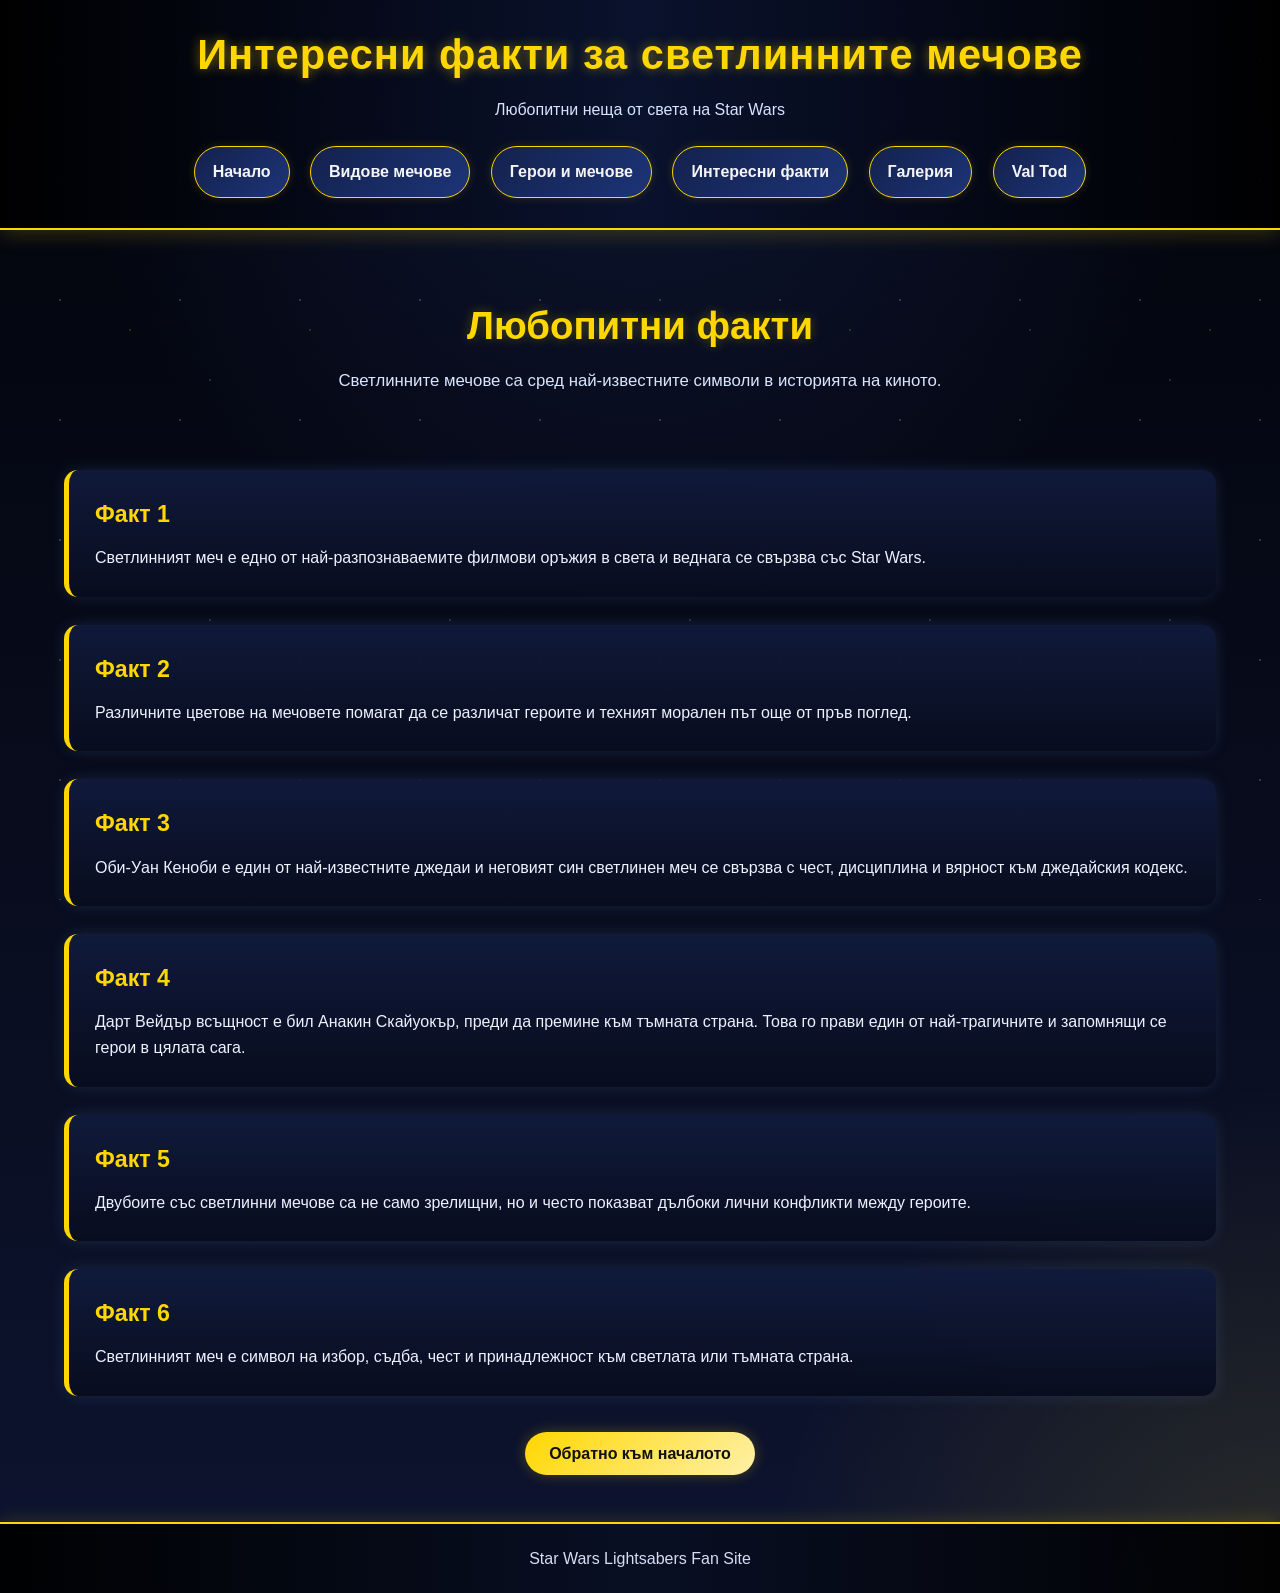
<file: facts.html>
<!DOCTYPE html>
<html lang="bg">
<head>
    <meta charset="UTF-8">
    <meta name="viewport" content="width=device-width, initial-scale=1.0">
    <title>Интересни факти</title>
    <link rel="icon" type="image/png" href="snimka.png">
    <link rel="stylesheet" href="style.css">
</head>
<body>

    <header>
        <h1>Интересни факти за светлинните мечове</h1>
        <p>Любопитни неща от света на Star Wars</p>
        <nav>
            <a href="index.html">Начало</a>
            <a href="types.html">Видове мечове</a>
            <a href="heroes.html">Герои и мечове</a>
            <a href="facts.html">Интересни факти</a>
            <a href="gallery.html">Галерия</a>
            <a href="valtod.html">Val Tod</a>
        </nav>
    </header>

    <section class="page-banner">
        <h2>Любопитни факти</h2>
        <p>Светлинните мечове са сред най-известните символи в историята на киното.</p>
    </section>

    <div class="container">
        <div class="info-box">
            <h3>Факт 1</h3>
            <p>Светлинният меч е едно от най-разпознаваемите филмови оръжия в света и веднага се свързва със Star Wars.</p>
        </div>

        <div class="info-box">
            <h3>Факт 2</h3>
            <p>Различните цветове на мечовете помагат да се различат героите и техният морален път още от пръв поглед.</p>
        </div>

        <div class="info-box">
            <h3>Факт 3</h3>
            <p>Оби-Уан Кеноби е един от най-известните джедаи и неговият син светлинен меч се свързва с чест, дисциплина и вярност към джедайския кодекс.</p>
        </div>

        <div class="info-box">
            <h3>Факт 4</h3>
            <p>Дарт Вейдър всъщност е бил Анакин Скайуокър, преди да премине към тъмната страна. Това го прави един от най-трагичните и запомнящи се герои в цялата сага.</p>
        </div>

        <div class="info-box">
            <h3>Факт 5</h3>
            <p>Двубоите със светлинни мечове са не само зрелищни, но и често показват дълбоки лични конфликти между героите.</p>
        </div>

        <div class="info-box">
            <h3>Факт 6</h3>
            <p>Светлинният меч е символ на избор, съдба, чест и принадлежност към светлата или тъмната страна.</p>
        </div>
    </div>

    <div class="back-home">
        <a href="index.html">Обратно към началото</a>
    </div>

    <footer>
        <p>Star Wars Lightsabers Fan Site</p>
    </footer>

</body>
</html>
</file>
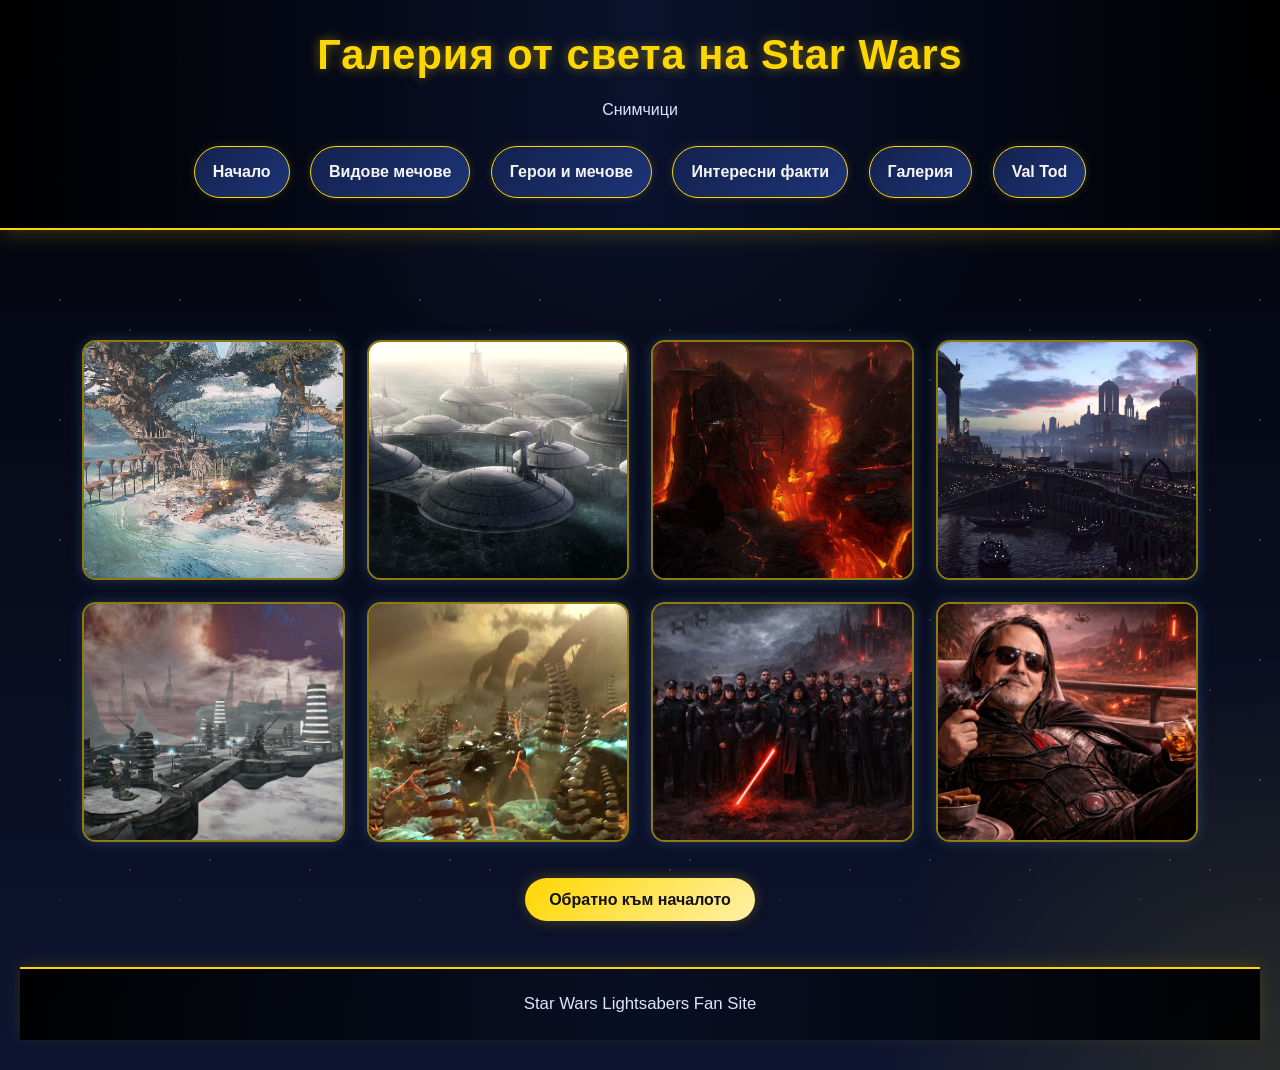
<file: gallery.html>
<!DOCTYPE html>
<html lang="bg">
<head>
    <meta charset="UTF-8">
    <meta name="viewport" content="width=device-width, initial-scale=1.0">
    <title>Галерия</title>
    <link rel="icon" type="image/png" href="snimka.png">
    <link rel="stylesheet" href="style.css">
</head>
<body>

    <header>
        <h1>Галерия от света на Star Wars</h1>
        <p>Снимчици</p>
        <nav>
            <a href="index.html">Начало</a>
            <a href="types.html">Видове мечове</a>
            <a href="heroes.html">Герои и мечове</a>
            <a href="facts.html">Интересни факти</a>
            <a href="gallery.html">Галерия</a>
            <a href="valtod.html">Val Tod</a>
        </nav>
    </header>

    <section class="page-banner">

    <div class="container">
        <div class="gallery">
            <img src="kash.jpg" alt="Галерия 1"> <!-- ТУК сложи снимка -->
            <img src="kamino.webp" alt="Галерия 2"> <!-- ТУК сложи снимка -->
            <img src="mustafar.jpeg" alt="Галерия 3"> <!-- ТУК сложи снимка -->
            <img src="naboo.webp" alt="Галерия 4"> <!-- ТУК сложи снимка -->
            <img src="getto.jpg" alt="Галерия 5"> <!-- ТУК сложи снимка -->
            <img src="feluc.webp" alt="Галерия 6"> <!-- ТУК сложи снимка -->
            <img src="we.png" alt="Галерия 7"> <!-- ТУК сложи снимка -->
            <img src="fun.png" alt="Галерия 8"> <!-- ТУК сложи снимка -->

        </div>
    </div>

    <div class="back-home">
        <a href="index.html">Обратно към началото</a>
    </div>

    <footer>
        <p>Star Wars Lightsabers Fan Site</p>
    </footer>

</body>
</html>
</file>
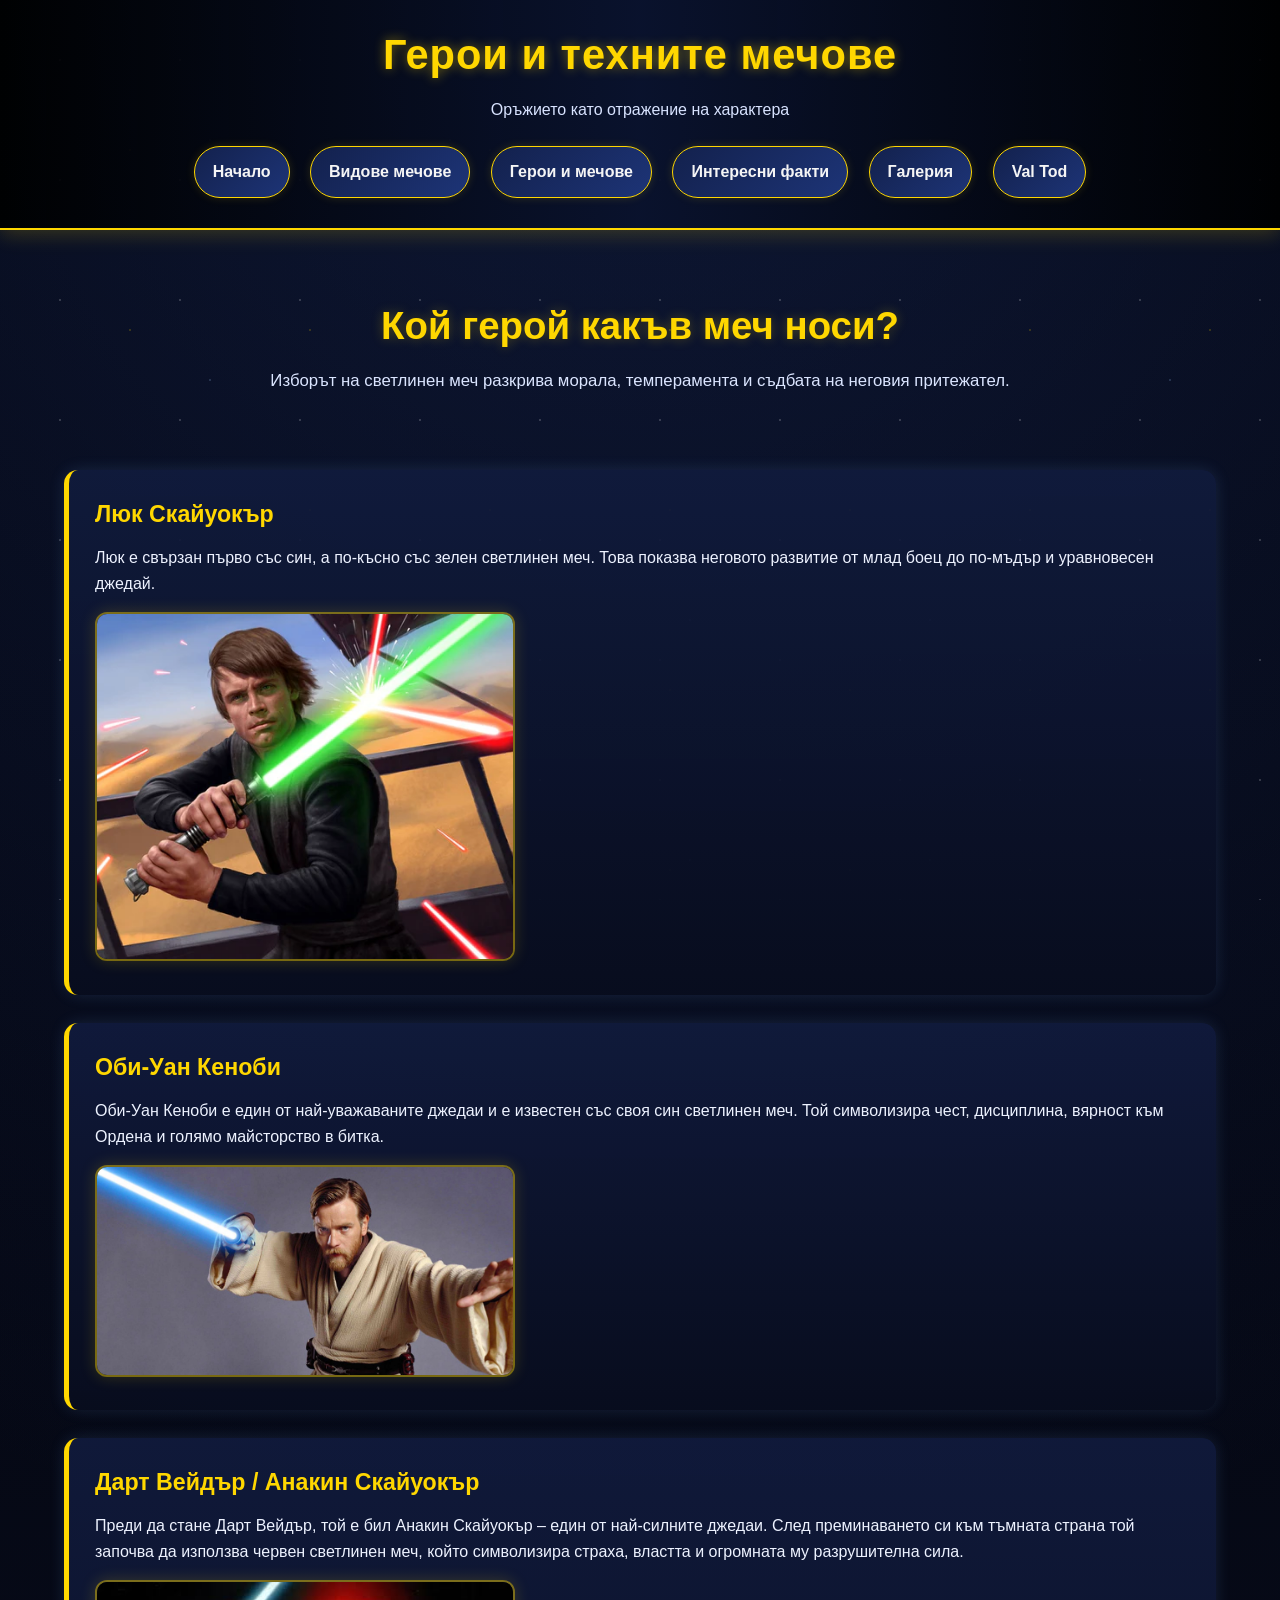
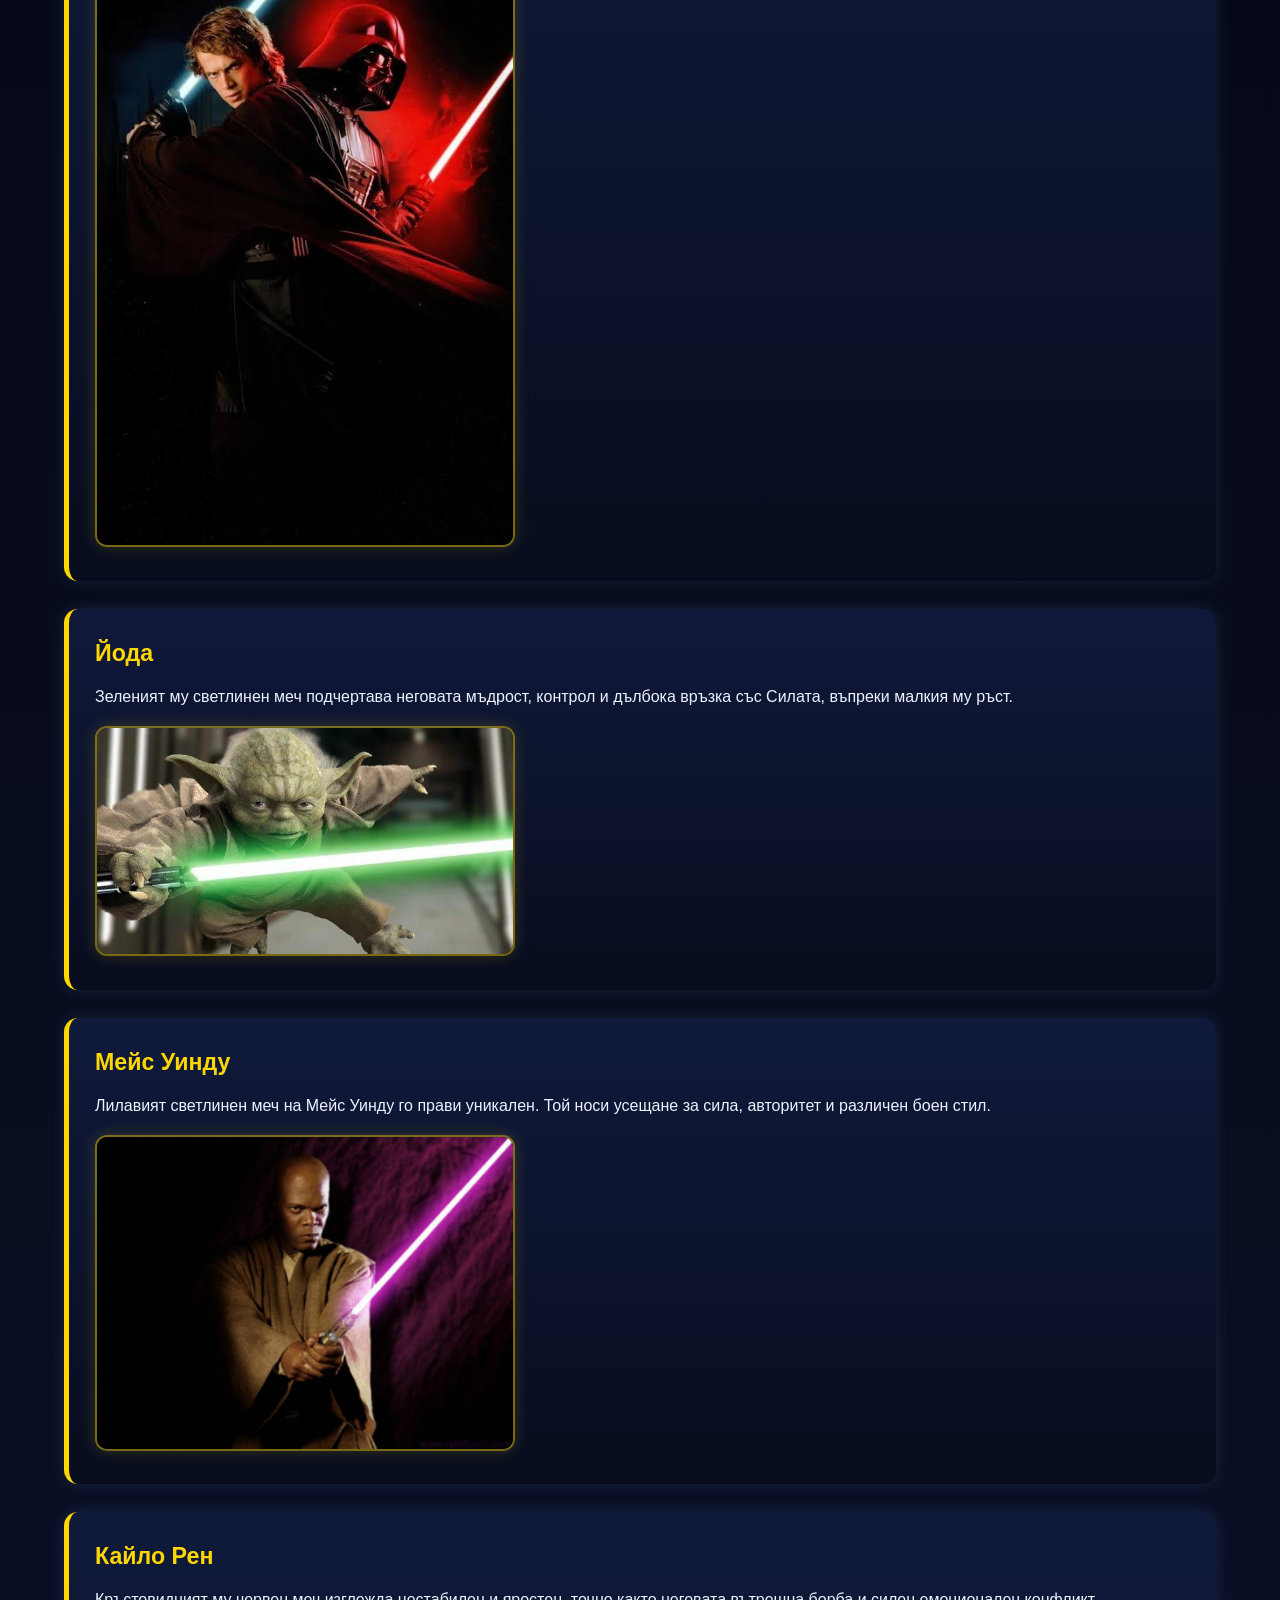
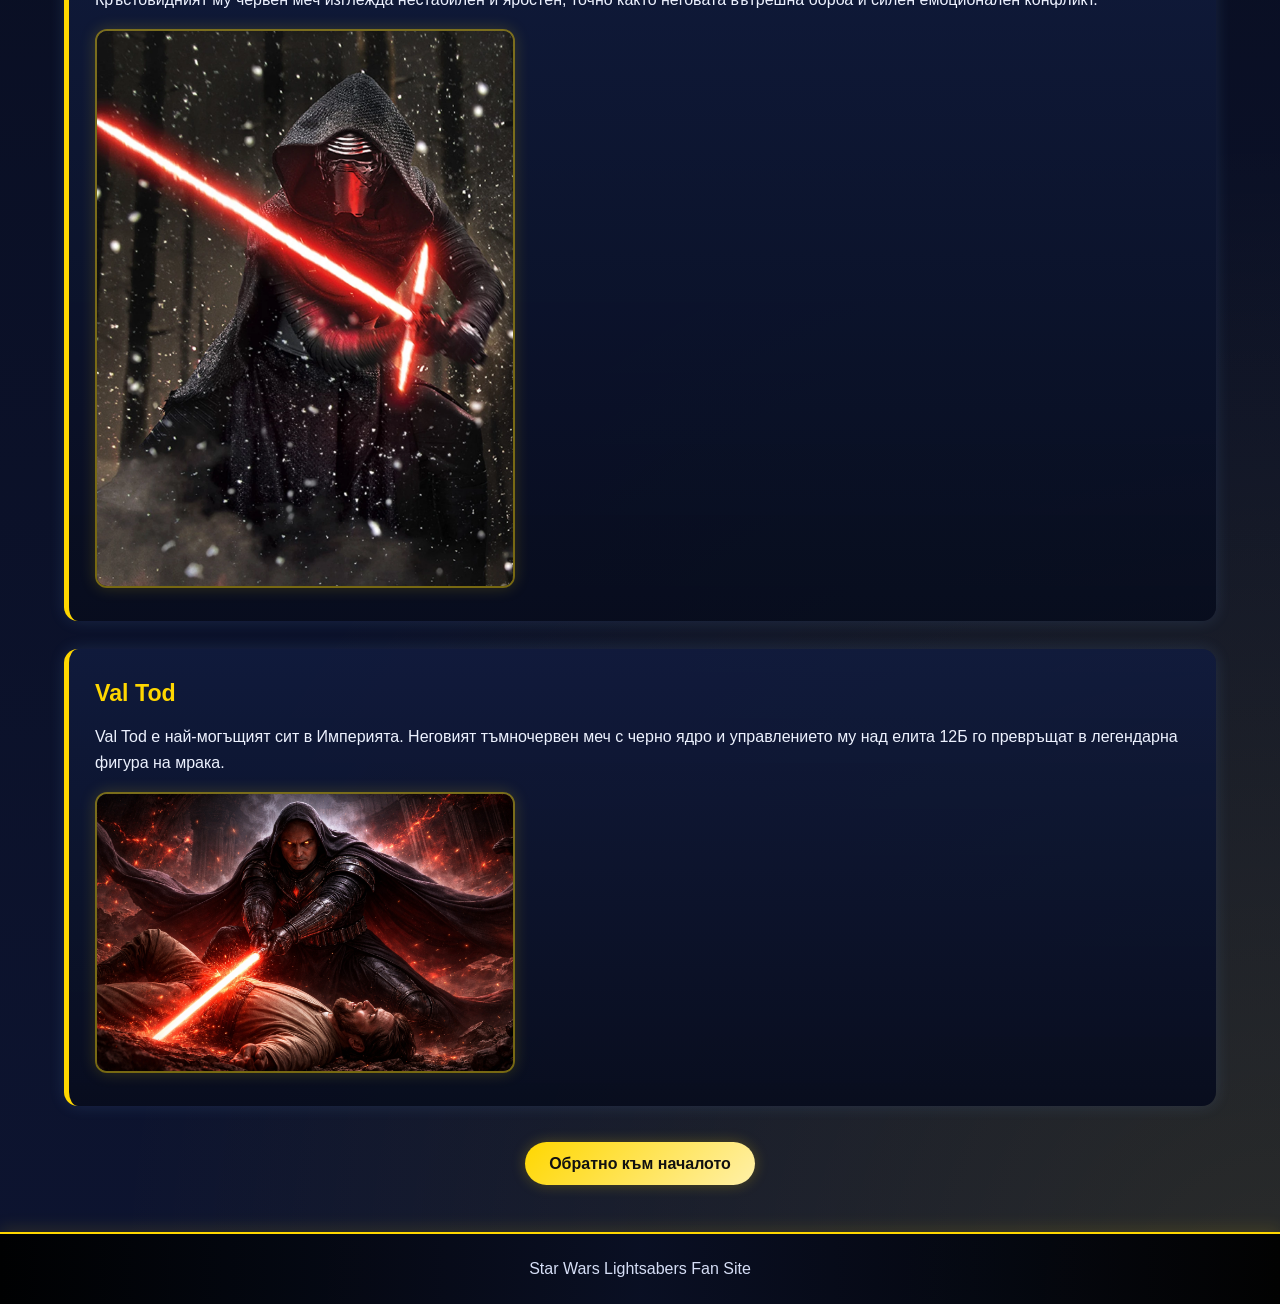
<file: heroes.html>
<!DOCTYPE html>
<html lang="bg">
<head>
    <meta charset="UTF-8">
    <meta name="viewport" content="width=device-width, initial-scale=1.0">
    <title>Герои и техните мечове</title>
    <link rel="icon" type="image/png" href="snimka.png">
    <link rel="stylesheet" href="style.css">
</head>
<body>

    <header>
        <h1>Герои и техните мечове</h1>
        <p>Оръжието като отражение на характера</p>
        <nav>
            <a href="index.html">Начало</a>
            <a href="types.html">Видове мечове</a>
            <a href="heroes.html">Герои и мечове</a>
            <a href="facts.html">Интересни факти</a>
            <a href="gallery.html">Галерия</a>
            <a href="valtod.html">Val Tod</a>
        </nav>
    </header>

    <section class="page-banner">
        <h2>Кой герой какъв меч носи?</h2>
        <p>Изборът на светлинен меч разкрива морала, темперамента и съдбата на неговия притежател.</p>
    </section>

    <div class="container">
        <div class="info-box">
            <h3>Люк Скайуокър</h3>
            <p>Люк е свързан първо със син, а по-късно със зелен светлинен меч. Това показва неговото развитие от млад боец до по-мъдър и уравновесен джедай.</p>
            <img src="luuke.webp" alt="Люк Скайуокър"> <!-- ТУК сложи снимка -->
        </div>

        <div class="info-box">
            <h3>Оби-Уан Кеноби</h3>
            <p>Оби-Уан Кеноби е един от най-уважаваните джедаи и е известен със своя син светлинен меч. Той символизира чест, дисциплина, вярност към Ордена и голямо майсторство в битка.</p>
            <img src="obi.jpg" alt="Оби-Уан Кеноби"> <!-- ТУК сложи снимка -->
        </div>

        <div class="info-box">
            <h3>Дарт Вейдър / Анакин Скайуокър</h3>
            <p>Преди да стане Дарт Вейдър, той е бил Анакин Скайуокър – един от най-силните джедаи. След преминаването си към тъмната страна той започва да използва червен светлинен меч, който символизира страха, властта и огромната му разрушителна сила.</p>
            <img src="adv.jpg" alt="Дарт Вейдър"> <!-- ТУК сложи снимка -->
        </div>

        <div class="info-box">
            <h3>Йода</h3>
            <p>Зеленият му светлинен меч подчертава неговата мъдрост, контрол и дълбока връзка със Силата, въпреки малкия му ръст.</p>
            <img src="yoda.webp" alt="Йода"> <!-- ТУК сложи снимка -->
        </div>

        <div class="info-box">
            <h3>Мейс Уинду</h3>
            <p>Лилавият светлинен меч на Мейс Уинду го прави уникален. Той носи усещане за сила, авторитет и различен боен стил.</p>
            <img src="windu.jpg" alt="Мейс Уинду"> <!-- ТУК сложи снимка -->
        </div>

        <div class="info-box">
            <h3>Кайло Рен</h3>
            <p>Кръстовидният му червен меч изглежда нестабилен и яростен, точно както неговата вътрешна борба и силен емоционален конфликт.</p>
            <img src="ren.webp" alt="Кайло Рен"> <!-- ТУК сложи снимка -->
        </div>

        <div class="info-box">
            <h3>Val Tod</h3>
            <p>Val Tod е най-могъщият сит в Империята. Неговият тъмночервен меч с черно ядро и управлението му над елита 12Б го превръщат в легендарна фигура на мрака.</p>
            <img src="жт2.png" alt="Val Tod"> <!-- ТУК сложи снимка -->
        </div>
    </div>

    <div class="back-home">
        <a href="index.html">Обратно към началото</a>
    </div>

    <footer>
        <p>Star Wars Lightsabers Fan Site</p>
    </footer>

</body>
</html>
</file>
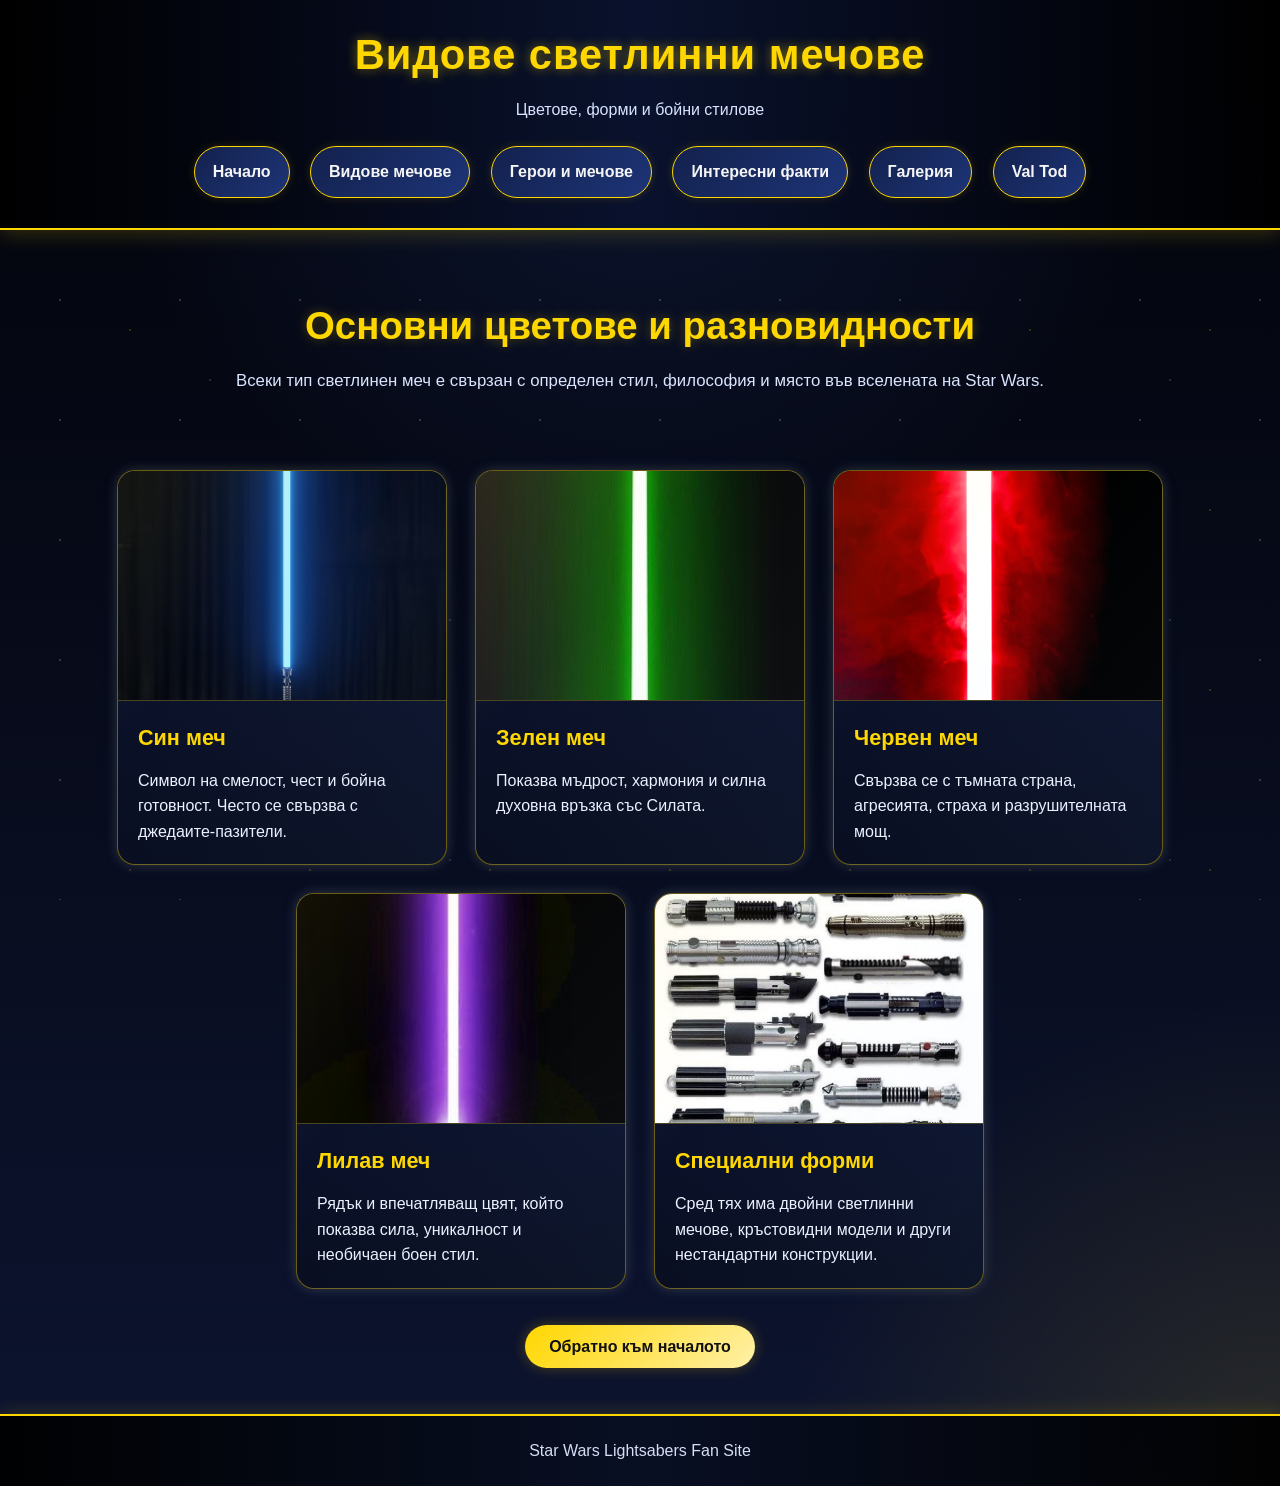
<file: types.html>
<!DOCTYPE html>
<html lang="bg">
<head>
    <meta charset="UTF-8">
    <meta name="viewport" content="width=device-width, initial-scale=1.0">
    <title>Видове светлинни мечове</title>
    <link rel="icon" type="image/png" href="snimka.png">
    <link rel="stylesheet" href="style.css">
</head>
<body>

    <header>
        <h1>Видове светлинни мечове</h1>
        <p>Цветове, форми и бойни стилове</p>
        <nav>
            <a href="index.html">Начало</a>
            <a href="types.html">Видове мечове</a>
            <a href="heroes.html">Герои и мечове</a>
            <a href="facts.html">Интересни факти</a>
            <a href="gallery.html">Галерия</a>
            <a href="valtod.html">Val Tod</a>
        </nav>
    </header>

    <section class="page-banner">
        <h2>Основни цветове и разновидности</h2>
        <p>Всеки тип светлинен меч е свързан с определен стил, философия и място във вселената на Star Wars.</p>
    </section>

    <div class="container">
        <div class="cards">
            <div class="card">
                <img src="blue.jpg" alt="Син меч"> <!-- ТУК сложи снимка -->
                <div class="card-content">
                    <h3>Син меч</h3>
                    <p>Символ на смелост, чест и бойна готовност. Често се свързва с джедаите-пазители.</p>
                </div>
            </div>

            <div class="card">
                <img src="green.jpg" alt="Зелен меч"> <!-- ТУК сложи снимка -->
                <div class="card-content">
                    <h3>Зелен меч</h3>
                    <p>Показва мъдрост, хармония и силна духовна връзка със Силата.</p>
                </div>
            </div>

            <div class="card">
                <img src="red.png" alt="Червен меч"> <!-- ТУК сложи снимка -->
                <div class="card-content">
                    <h3>Червен меч</h3>
                    <p>Свързва се с тъмната страна, агресията, страха и разрушителната мощ.</p>
                </div>
            </div>

            <div class="card">
                <img src="purp.jpg" alt="Лилав меч"> <!-- ТУК сложи снимка -->
                <div class="card-content">
                    <h3>Лилав меч</h3>
                    <p>Рядък и впечатляващ цвят, който показва сила, уникалност и необичаен боен стил.</p>
                </div>
            </div>

            <div class="card">
                <img src="spec.webp" alt="Различни светлинни мечове"> <!-- ТУК сложи снимка -->
                <div class="card-content">
                    <h3>Специални форми</h3>
                    <p>Сред тях има двойни светлинни мечове, кръстовидни модели и други нестандартни конструкции.</p>
                </div>
            </div>
        </div>
    </div>

    <div class="back-home">
        <a href="index.html">Обратно към началото</a>
    </div>

    <footer>
        <p>Star Wars Lightsabers Fan Site</p>
    </footer>

</body>
</html>
</file>
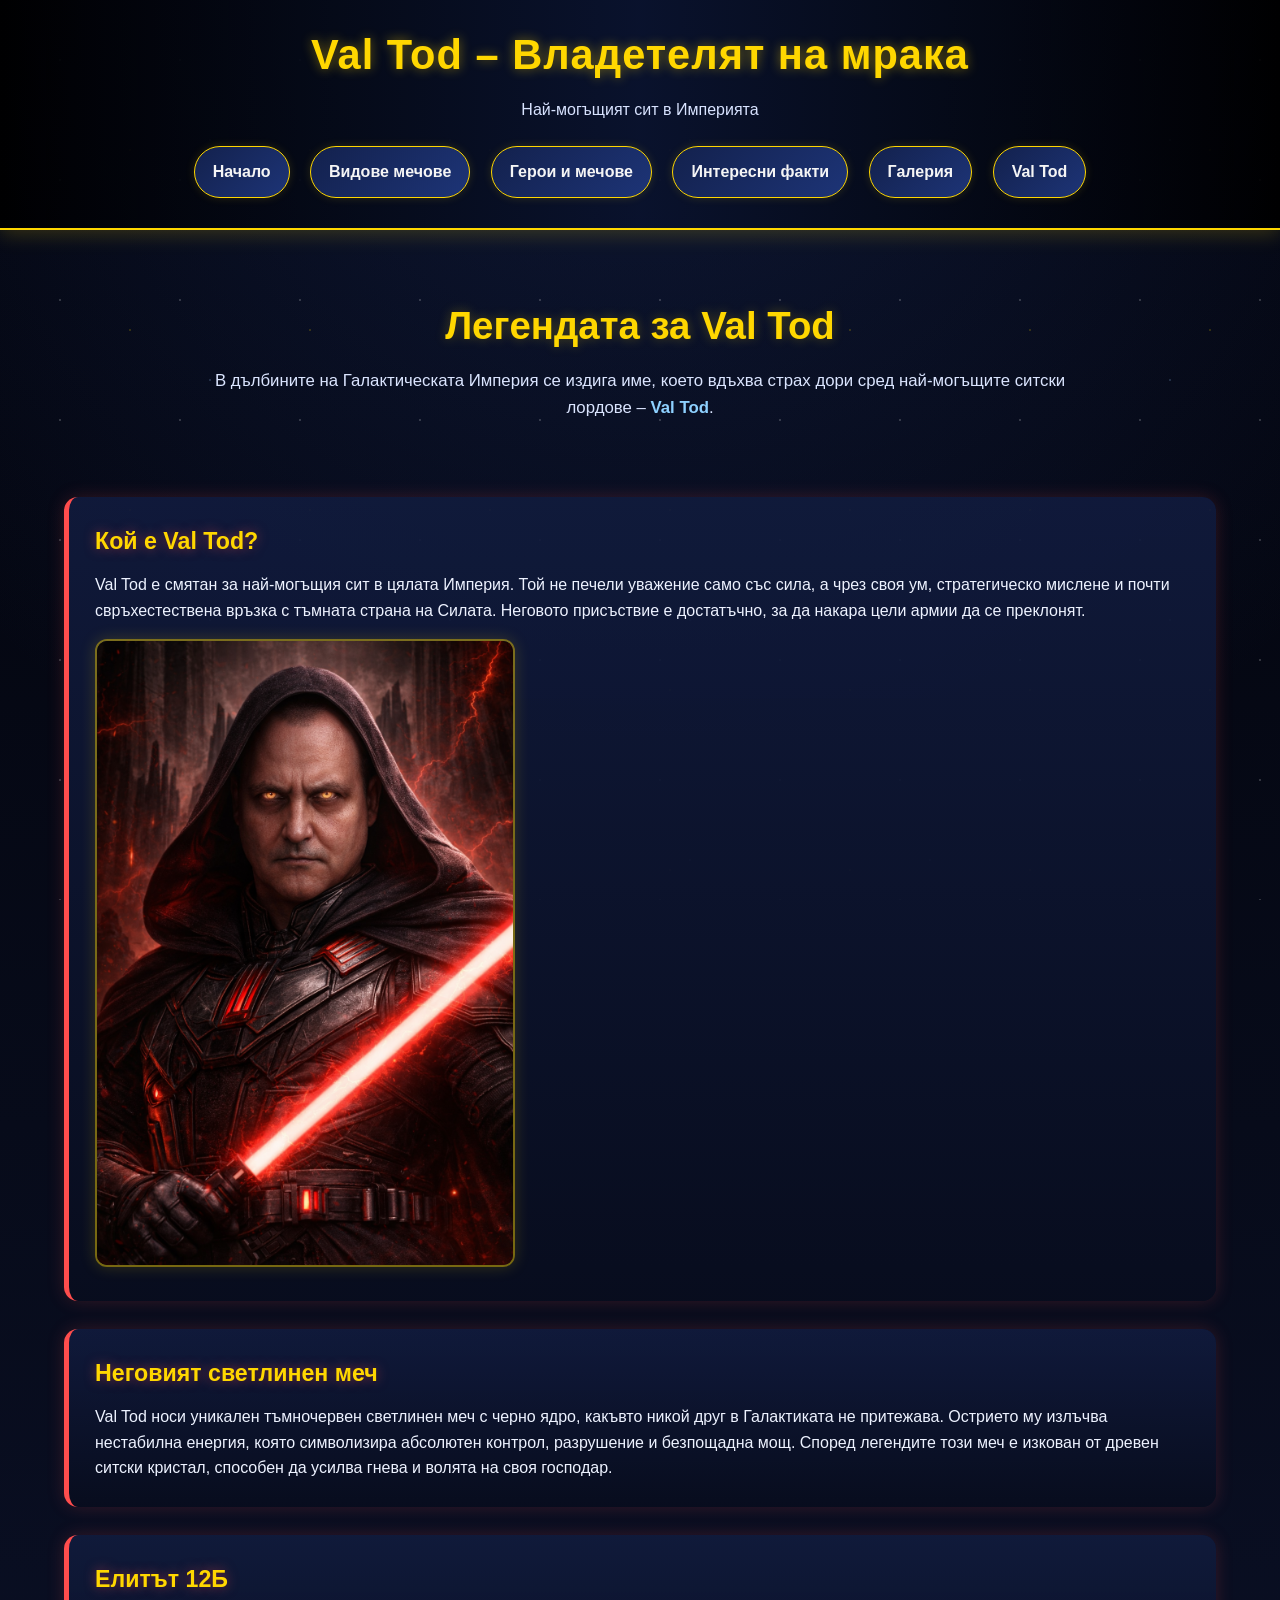
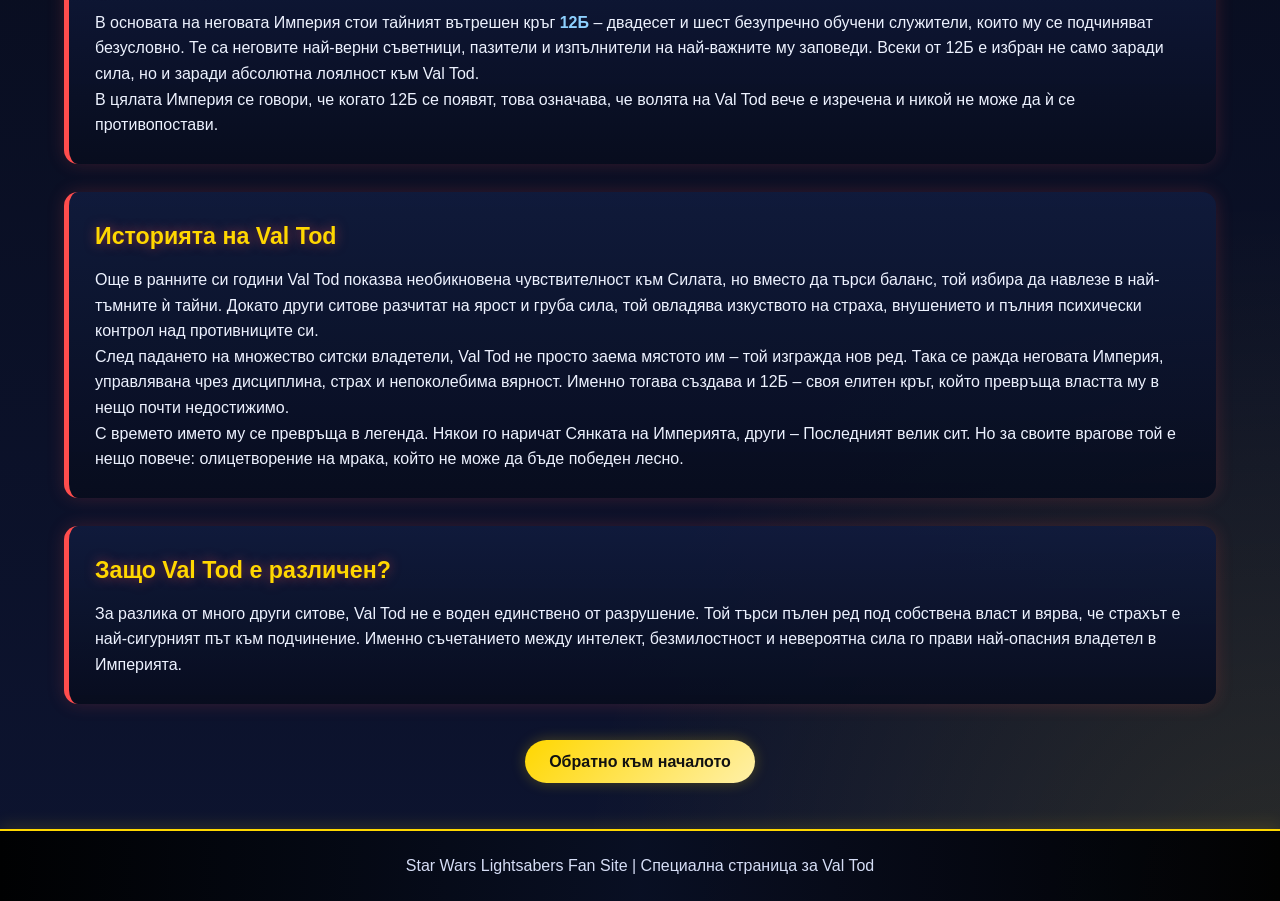
<file: valtod.html>
<!DOCTYPE html>
<html lang="bg">
<head>
    <meta charset="UTF-8">
    <meta name="viewport" content="width=device-width, initial-scale=1.0">
    <title>Val Tod – Най-могъщият сит</title>
    <link rel="icon" type="image/png" href="snimka.png">
    <link rel="stylesheet" href="style.css">
</head>
<body>

    <header>
        <h1>Val Tod – Владетелят на мрака</h1>
        <p>Най-могъщият сит в Империята</p>
        <nav>
            <a href="index.html">Начало</a>
            <a href="types.html">Видове мечове</a>
            <a href="heroes.html">Герои и мечове</a>
            <a href="facts.html">Интересни факти</a>
            <a href="gallery.html">Галерия</a>
            <a href="valtod.html">Val Tod</a>
        </nav>
    </header>

    <section class="page-banner">
        <h2 class="valtod-title">Легендата за Val Tod</h2>
        <p>
            В дълбините на Галактическата Империя се издига име, което вдъхва страх дори сред най-могъщите ситски лордове –
            <span class="highlight">Val Tod</span>.
        </p>
    </section>

    <div class="container">
        <div class="info-box dark-empire-box">
            <h3 class="valtod-title">Кой е Val Tod?</h3>
            <p>
                Val Tod е смятан за най-могъщия сит в цялата Империя. Той не печели уважение само със сила,
                а чрез своя ум, стратегическо мислене и почти свръхестествена връзка с тъмната страна на Силата.
                Неговото присъствие е достатъчно, за да накара цели армии да се преклонят.
            </p>
            <img src="vt.png" alt="Val Tod"> <!-- ТУК сложи снимка -->
        </div>

        <div class="info-box dark-empire-box">
            <h3 class="valtod-title">Неговият светлинен меч</h3>
            <p>
                Val Tod носи уникален тъмночервен светлинен меч с черно ядро, какъвто никой друг в Галактиката не притежава.
                Острието му излъчва нестабилна енергия, която символизира абсолютен контрол, разрушение и безпощадна мощ.
                Според легендите този меч е изкован от древен ситски кристал, способен да усилва гнева и волята на своя господар.
            </p>
        </div>

        <div class="info-box dark-empire-box">
            <h3 class="valtod-title">Елитът 12Б</h3>
            <p>
                В основата на неговата Империя стои тайният вътрешен кръг <span class="highlight">12Б</span> –
                двадесет и шест безупречно обучени служители, които му се подчиняват безусловно.
                Те са неговите най-верни съветници, пазители и изпълнители на най-важните му заповеди.
                Всеки от 12Б е избран не само заради сила, но и заради абсолютна лоялност към Val Tod.
            </p>
            <p>
                В цялата Империя се говори, че когато 12Б се появят, това означава, че волята на Val Tod вече е изречена
                и никой не може да ѝ се противопостави.
            </p>
        </div>

        <div class="info-box dark-empire-box">
            <h3 class="valtod-title">Историята на Val Tod</h3>
            <p>
                Още в ранните си години Val Tod показва необикновена чувствителност към Силата, но вместо да търси баланс,
                той избира да навлезе в най-тъмните ѝ тайни. Докато други ситове разчитат на ярост и груба сила,
                той овладява изкуството на страха, внушението и пълния психически контрол над противниците си.
            </p>
            <p>
                След падането на множество ситски владетели, Val Tod не просто заема мястото им – той изгражда нов ред.
                Така се ражда неговата Империя, управлявана чрез дисциплина, страх и непоколебима вярност.
                Именно тогава създава и 12Б – своя елитен кръг, който превръща властта му в нещо почти недостижимо.
            </p>
            <p>
                С времето името му се превръща в легенда. Някои го наричат Сянката на Империята,
                други – Последният велик сит. Но за своите врагове той е нещо повече:
                олицетворение на мрака, който не може да бъде победен лесно.
            </p>
        </div>

        <div class="info-box dark-empire-box">
            <h3 class="valtod-title">Защо Val Tod е различен?</h3>
            <p>
                За разлика от много други ситове, Val Tod не е воден единствено от разрушение.
                Той търси пълен ред под собствена власт и вярва, че страхът е най-сигурният път към подчинение.
                Именно съчетанието между интелект, безмилостност и невероятна сила го прави най-опасния владетел в Империята.
            </p>
        </div>
    </div>

    <div class="back-home">
        <a href="index.html">Обратно към началото</a>
    </div>

    <footer>
        <p>Star Wars Lightsabers Fan Site | Специална страница за Val Tod</p>
    </footer>

</body>
</html>
</file>
<file: style.css>
* {
    margin: 0;
    padding: 0;
    box-sizing: border-box;
}

body {
    font-family: Arial, Helvetica, sans-serif;
    background:
        radial-gradient(circle at top, rgba(35, 60, 130, 0.35), transparent 35%),
        radial-gradient(circle at bottom right, rgba(255, 215, 0, 0.12), transparent 25%),
        linear-gradient(180deg, #02030a 0%, #070b1a 45%, #0d1430 100%);
    color: #f5f5f5;
    line-height: 1.6;
    min-height: 100vh;
}

body::before {
    content: "";
    position: fixed;
    inset: 0;
    background-image:
        radial-gradient(white 1px, transparent 1px),
        radial-gradient(#ffd700 1px, transparent 1px),
        radial-gradient(#9ecbff 1px, transparent 1px);
    background-size: 120px 120px, 180px 180px, 240px 240px;
    background-position: 0 0, 40px 60px, 90px 20px;
    opacity: 0.18;
    pointer-events: none;
    z-index: -1;
}

header {
    background: linear-gradient(90deg, rgba(0,0,0,0.92), rgba(10,18,45,0.95), rgba(0,0,0,0.92));
    padding: 22px 0;
    text-align: center;
    border-bottom: 2px solid #ffd700;
    box-shadow: 0 4px 20px rgba(255, 215, 0, 0.2);
    position: sticky;
    top: 0;
    z-index: 1000;
}

header h1 {
    color: #ffd700;
    font-size: 2.6rem;
    letter-spacing: 1px;
    text-shadow: 0 0 12px rgba(255, 215, 0, 0.45);
}

header p {
    color: #d8e3ff;
    margin-top: 8px;
    font-size: 1rem;
}

nav {
    margin-top: 16px;
}

nav a {
    display: inline-block;
    margin: 8px;
    padding: 12px 18px;
    text-decoration: none;
    color: #f5f5f5;
    background: linear-gradient(135deg, #13214d, #1d3477);
    border: 1px solid #ffd700;
    border-radius: 30px;
    font-weight: bold;
    transition: all 0.35s ease;
    box-shadow: 0 0 10px rgba(255, 215, 0, 0.15);
}

nav a:hover {
    transform: translateY(-3px) scale(1.04);
    background: linear-gradient(135deg, #ffd700, #fff0a8);
    color: #111;
    box-shadow: 0 0 18px rgba(255, 215, 0, 0.55);
}

.hero {
    text-align: center;
    padding: 90px 20px;
    background-image: url("images/hero-bg.jpg"); /* ТУК сложи основната фонова снимка */
    background-size: cover;
    background-position: center;
    min-height: 520px;
    display: flex;
    flex-direction: column;
    justify-content: center;
    position: relative;
    overflow: hidden;
}

.hero::before {
    content: "";
    position: absolute;
    inset: 0;
    background: linear-gradient(rgba(0,0,0,0.58), rgba(2,6,20,0.72));
}

.hero::after {
    content: "";
    position: absolute;
    inset: 0;
    background: radial-gradient(circle at center, rgba(255,215,0,0.08), transparent 45%);
}

.hero h2,
.hero p,
.hero .hero-buttons {
    position: relative;
    z-index: 1;
}

.hero h2 {
    font-size: 3rem;
    color: #ffffff;
    margin-bottom: 18px;
    text-shadow: 0 0 14px rgba(120, 180, 255, 0.55);
}

.hero p {
    max-width: 930px;
    margin: 0 auto 28px;
    font-size: 1.15rem;
    color: #eef3ff;
}

.hero-buttons a {
    display: inline-block;
    margin: 10px;
    padding: 14px 24px;
    background: linear-gradient(135deg, #ffd700, #fff0a8);
    color: #111;
    text-decoration: none;
    border-radius: 30px;
    font-weight: bold;
    transition: 0.35s ease;
    box-shadow: 0 0 16px rgba(255, 215, 0, 0.35);
}

.hero-buttons a:hover {
    transform: translateY(-4px) scale(1.05);
    background: linear-gradient(135deg, #8ed1ff, #dff4ff);
    box-shadow: 0 0 18px rgba(142, 209, 255, 0.55);
}

.container {
    width: 90%;
    max-width: 1200px;
    margin: 45px auto;
}

.section-title {
    text-align: center;
    color: #ffd700;
    margin-bottom: 28px;
    font-size: 2.2rem;
    text-shadow: 0 0 10px rgba(255,215,0,0.3);
}

.cards {
    display: flex;
    flex-wrap: wrap;
    gap: 28px;
    justify-content: center;
}

.card {
    width: 330px;
    background: linear-gradient(180deg, rgba(17, 27, 61, 0.92), rgba(8, 13, 30, 0.96));
    border: 1px solid rgba(255, 215, 0, 0.4);
    border-radius: 18px;
    overflow: hidden;
    box-shadow: 0 0 16px rgba(87, 139, 255, 0.16), 0 0 12px rgba(255, 215, 0, 0.12);
    transition: all 0.35s ease;
    position: relative;
}

.card::before {
    content: "";
    position: absolute;
    inset: 0;
    background: linear-gradient(to bottom right, rgba(255,215,0,0.06), transparent 35%, rgba(120,180,255,0.05));
    pointer-events: none;
}

.card:hover {
    transform: translateY(-10px) scale(1.02);
    box-shadow: 0 0 22px rgba(255, 215, 0, 0.3), 0 0 20px rgba(120,180,255,0.25);
}

.card img {
    width: 100%;
    height: 230px;
    object-fit: cover;
    display: block;
    border-bottom: 1px solid rgba(255, 215, 0, 0.25);
}

.card-content {
    padding: 20px;
}

.card-content h3 {
    color: #ffd700;
    margin-bottom: 12px;
    font-size: 1.35rem;
}

.card-content p {
    color: #edf2ff;
}

.info-box {
    background: linear-gradient(180deg, rgba(17, 27, 61, 0.92), rgba(8, 13, 30, 0.96));
    padding: 26px;
    margin-bottom: 28px;
    border-left: 5px solid #ffd700;
    border-radius: 14px;
    box-shadow: 0 0 16px rgba(120,180,255,0.14);
    transition: 0.3s ease;
}

.info-box:hover {
    transform: translateX(4px);
    box-shadow: 0 0 18px rgba(255,215,0,0.2);
}

.info-box h3 {
    color: #ffd700;
    margin-bottom: 12px;
    font-size: 1.45rem;
}

.info-box p {
    color: #edf2ff;
}

.info-box img {
    width: 100%;
    max-width: 420px;
    margin-top: 16px;
    border-radius: 12px;
    border: 2px solid rgba(255, 215, 0, 0.45);
    box-shadow: 0 0 16px rgba(255,215,0,0.18);
}

.gallery {
    display: grid;
    grid-template-columns: repeat(auto-fit, minmax(260px, 1fr));
    gap: 22px;
}

.gallery img {
    width: 100%;
    height: 240px;
    object-fit: cover;
    border-radius: 14px;
    border: 2px solid rgba(255, 215, 0, 0.55);
    box-shadow: 0 0 14px rgba(120,180,255,0.22);
    transition: 0.35s ease;
}

.gallery img:hover {
    transform: scale(1.04);
    box-shadow: 0 0 20px rgba(255,215,0,0.35), 0 0 18px rgba(120,180,255,0.28);
}

footer {
    margin-top: 55px;
    background: linear-gradient(90deg, rgba(0,0,0,0.95), rgba(9,15,35,0.95), rgba(0,0,0,0.95));
    text-align: center;
    padding: 22px;
    border-top: 2px solid #ffd700;
    color: #d6def6;
    box-shadow: 0 -4px 16px rgba(255, 215, 0, 0.12);
}

.page-banner {
    text-align: center;
    padding: 65px 20px 30px;
}

.page-banner h2 {
    color: #ffd700;
    font-size: 2.4rem;
    margin-bottom: 12px;
    text-shadow: 0 0 12px rgba(255,215,0,0.28);
}

.page-banner p {
    max-width: 900px;
    margin: 0 auto;
    color: #dbe5ff;
    font-size: 1.05rem;
}

.back-home {
    text-align: center;
    margin: 25px 0 12px;
}

.back-home a {
    text-decoration: none;
    color: #111;
    background: linear-gradient(135deg, #ffd700, #fff0a8);
    padding: 13px 24px;
    border-radius: 30px;
    font-weight: bold;
    transition: 0.35s ease;
    box-shadow: 0 0 14px rgba(255, 215, 0, 0.25);
}

.back-home a:hover {
    background: linear-gradient(135deg, #8ed1ff, #dff4ff);
    transform: translateY(-3px);
}

.highlight {
    color: #8ed1ff;
    font-weight: bold;
}

.valtod-title {
    color: #ff4d4d;
    text-shadow: 0 0 12px rgba(255, 77, 77, 0.5);
}

.dark-empire-box {
    border-left: 5px solid #ff4d4d;
    box-shadow: 0 0 18px rgba(255, 77, 77, 0.18);
}

@media (max-width: 900px) {
    .hero h2 {
        font-size: 2.4rem;
    }

    .card {
        width: 100%;
        max-width: 420px;
    }
}

@media (max-width: 768px) {
    header h1 {
        font-size: 2rem;
    }

    .hero {
        min-height: 460px;
        padding: 70px 18px;
    }

    .hero h2 {
        font-size: 2rem;
    }

    nav a {
        display: block;
        width: 85%;
        margin: 8px auto;
    }

    .page-banner h2 {
        font-size: 2rem;
    }
}
</file>
